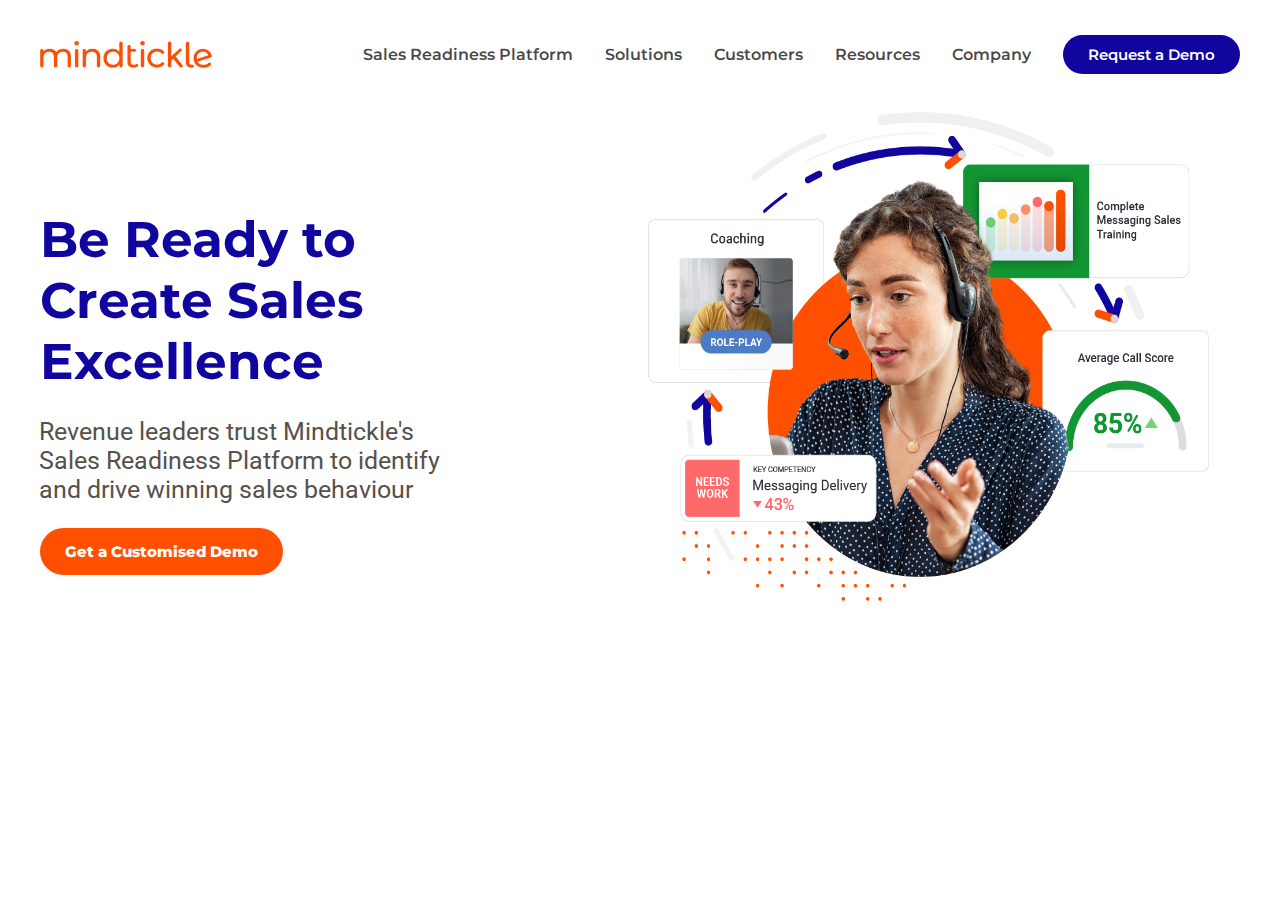
<file: clonewebsite/index.html>
<!DOCTYPE html>
<html lang="en">

<head>
    <meta charset="UTF-8">
    <meta http-equiv="X-UA-Compatible" content="IE=edge">
    <title>CLoneWeb</title>
    <link rel="stylesheet" href="style.css">
</head>

<body>
    <div class="wrapper">
        <header class='logo'>
            <img src="img/logo.png" alt="">
        </header>
        <nav>
            <ul class="nav1">
                <li><a href="#">Sales Readiness Platform</a></li>
                <li><a href="#">Solutions</a></li>
                <li><a href="#">Customers</a></li>
                <li><a href="#">Resources</a></li>
                <li><a href="#">Company</a></li>
                <li><a class="b1" href="#">Request a Demo</a></li>

            </ul>
        </nav>
    </div>
    <div class="main">
        <div class="container">
            <h1>Be Ready to <br> Create Sales<br> Excellence</h1>
            <p>Revenue leaders trust Mindtickle's <br> Sales Readiness Platform to identify <br> and drive winning sales
                behaviour</p>
            <ul><a href="#" class="b2">Get a Customised Demo</a></ul>
        </div>
        <div>
            <img class="img2" src="img/home-hero-11-15-21.png" alt="">
        </div>
    </div>
</body>

</html>
</file>
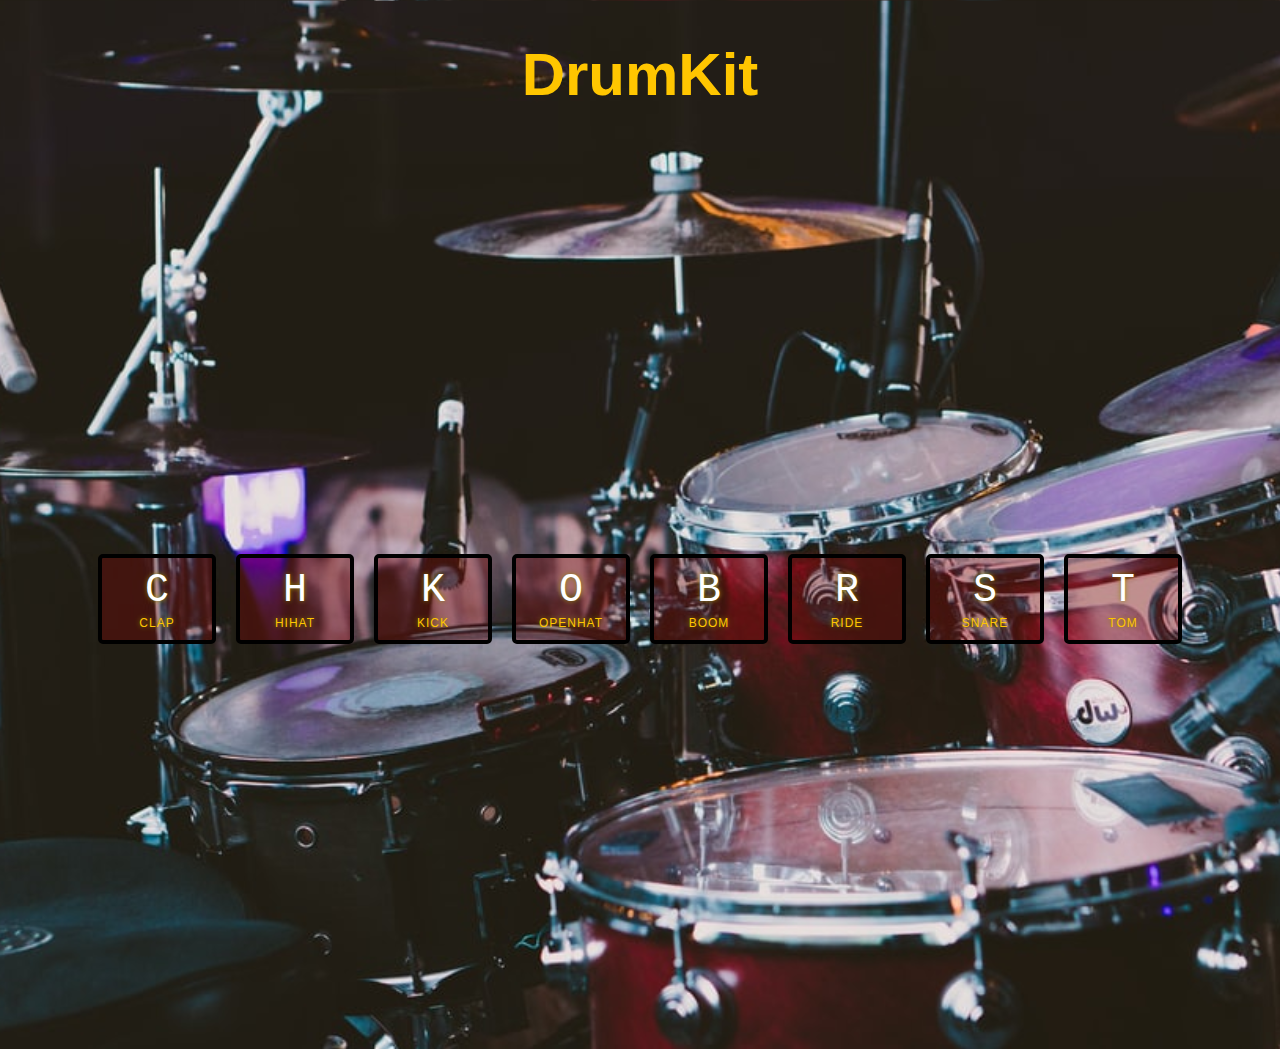
<file: drumkit/index.html>
<!DOCTYPE html>
<html lang="en">

<head>
    <meta charset="UTF-8">
    <title>JS Drum Kit</title>
    <h1>DrumKit</h1>
    <link rel="stylesheet" href="style.css">
</head>

<body>
    <div class="keys">
        <div data-key="67" class="key">
            <kbd>C</kbd>
            <span class="sound">clap</span>
        </div>
        <div data-key="72" class="key">
            <kbd>H</kbd>
            <span class="sound">hihat</span>
        </div>
        <div data-key="75" class="key">
            <kbd>K</kbd>
            <span class="sound">kick</span>
        </div>
        <div data-key="79" class="key">
            <kbd>O</kbd>
            <span class="sound">openhat</span>
        </div>
        <div data-key="66" class="key">
            <kbd>B</kbd>
            <span class="sound">boom</span>
        </div>
        <div data-key="82" class="key">
            <kbd>R</kbd>
            <span class="sound">ride</span>
        </div>
        <div data-key="83" class="key">
            <kbd>S</kbd>
            <span class="sound">snare</span>
        </div>
        <div data-key="84" class="key">
            <kbd>T</kbd>
            <span class="sound">tom</span>
        </div>
    </div>

    <audio data-key="67" src="sounds/clap.wav"></audio>
    <audio data-key="72" src="sounds/hihat.wav"></audio>
    <audio data-key="75" src="sounds/kick.wav"></audio>
    <audio data-key="79" src="sounds/openhat.wav"></audio>
    <audio data-key="66" src="sounds/boom.wav"></audio>
    <audio data-key="82" src="sounds/ride.wav"></audio>
    <audio data-key="83" src="sounds/snare.wav"></audio>
    <audio data-key="84" src="sounds/tom.wav"></audio>
    <script src="a.js"></script>

</body>

</html>
</file>
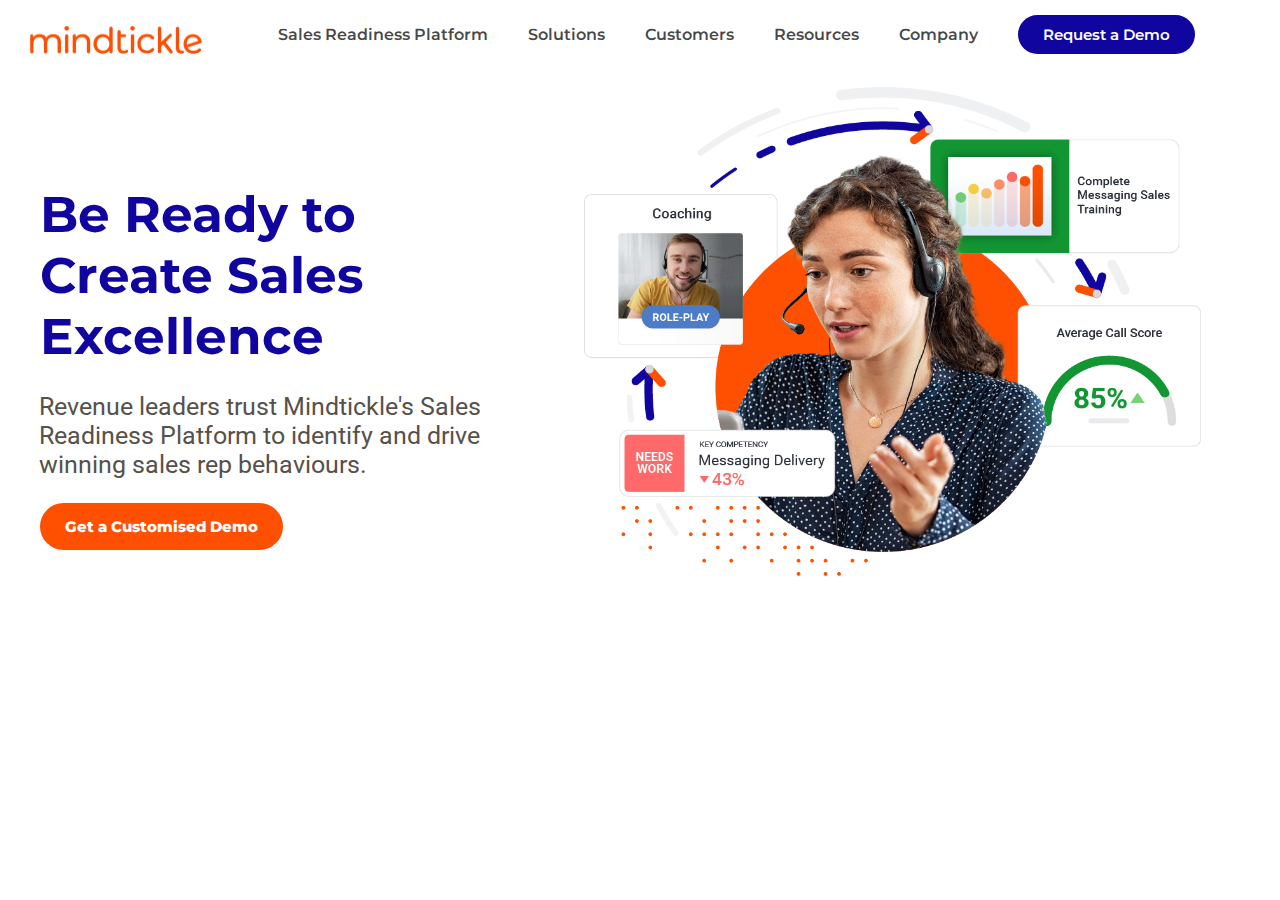
<file: frontendresponsivewebsite/index.html>
<!DOCTYPE html>
<html lang="en">

<head>
    <meta charset="UTF-8">
    <meta http-equiv="X-UA-Compatible" content="IE=edge">
    <meta name="viewport" content="width=device-width, initial-scale=1.0">
    <title>Responsive Website</title>
    <link rel="stylesheet" href="style.css">
</head>

<body>
    <div class="header">
        <div class="logo">
            <img class="logo1" src="img/logo.png" alt="">
        </div>
        <div>
            <nav class="nav1">
                <ul>
                    <li><a href="#">Sales Readiness Platform</a></li>
                    <li><a href="#">Solutions</a></li>
                    <li><a href="#">Customers</a></li>
                    <li><a href="#">Resources</a></li>
                    <li><a href="#">Company</a></li>
                    <li><a class="b1" href="#">Request a Demo</a></li>
                </ul>
            </nav>
        </div>
    </div>
    <div class="container">
        <div class="header1">
            <h1>Be Ready to Create Sales Excellence</h1>
            <p>Revenue leaders trust Mindtickle's Sales Readiness Platform to identify and drive winning
                sales rep behaviours.</p>
            <ul><a class="b2" href="">Get a Customised Demo</a></ul>
        </div>
        <div class="imgh">
            <img class="img2" src="img/home-hero-11-15-21.png" alt="">
        </div>
    </div>
    </div>
</body>

</html>
</file>
<file: clonewebsite/style.css>
@import url('https://fonts.googleapis.com/css2?family=Montserrat:wght@600&family=Roboto:wght@300&display=swap');
*{
    margin: 0%;
}
.wrapper{
    width: 100%;
    max-width: 100%;
    margin: 0 auto;
}

.logo{
    height:30px;
    width: 186px;
}
header{
    position: absolute;
    top: 0;
    left: 0;
    width: 100%;
    padding: 40px 40px;
    font-family:"Roboto";
    font-weight: 400;
    font-style:  bold;
    font-size: 20px;
    line-height: 30px;
    color: #fe5000;
}

nav ul{
    list-style-type: none;
    /* position: relative; */
    padding: 45px 40px;
    display: flex;
    justify-content: flex-end;
    align-items: center;    
    
} 

nav ul li{
    margin-left: 2em;
}


nav a{
    text-decoration: none;
    color: rgba(0, 0, 0, 0.726);
    font-family: montserrat, "Trebuchet MS", Helvetica, sans-serif;
    font-weight: 600;
    font-size: 16px;

}

.b1{
    border:none;
    color: white;
    text-decoration: none;
    border-radius: 20px;
    font-size: .9375rem;  
    background-color: #10069F;
    padding:10px 25px;
    text-align: center;   
    cursor: pointer;

    
}

main{
    width: 100%;
 
}

.container{
    width: 55%;
    /* border: 1px solid black; */
    
}

h1{
    margin-left: 40px;
    margin-top: 2em;
    font-family: montserrat, "Trebuchet MS", Helvetica, sans-serif;
    font-size: 3.125rem;
    color: #10069F;
}

p{
    margin-left: 39px;
    margin-top: 1em;
    margin-bottom: 1.5em;
    font-family: Roboto;
    font-size: 1.5625rem;
    color: #57514B;

}

.b2{
    color: white;
    text-decoration: none;
    border-radius: 25px;
    background-color: #fe5000;
    font-family: montserrat, "Trebuchet MS", Helvetica, sans-serif;
    font-size: 0.9375rem;
    font-weight: 800;
    padding: 14px 25px;
    line-height: 1.33;
    cursor: pointer;    
}

main ul{
    list-style-type: none;
}

.main{
    /* position: relative; */
    display: flex;
}

.img2{
    /* border: 1px solid; */
    margin-right: 100px;
    height: 500px;
    width: 89%;
    object-fit: fill;
}
</file>
<file: drumkit/style.css>
html {
    font-size: 10px;
    background: url('./background.jpg') bottom center;
    background-size: cover;
  }
  
  body,html {
    margin: 0;
    padding: 0;
    font-family: sans-serif;
  }
  
  .keys {
    display: flex;
    flex: 1;
    min-height: 100vh;
    align-items: center;
    justify-content: center;
  }
  
  .key {
    border: .4rem solid black;
    border-radius: .5rem;
    margin: 1rem;
    font-size: 1.5rem;
    padding: 1rem .5rem;
    transition: all .07s ease;
    width: 10rem;
    text-align: center;
    color: white;
    background: rgba(124, 5, 5, 0.363);
    text-shadow: 0 0 .5rem rgb(141, 132, 7);
  }
  
  .playing {
    transform: scale(1.1);
    border-color: #788f10;
    box-shadow: 0 0 1rem #ffc600;
  }
  
  kbd {
    display: block;
    font-size: 4rem;
  }
  
  .sound {
    font-size: 1.2rem;
    text-transform: uppercase;
    letter-spacing: .1rem;
    color: #ffc600;
  }

  h1{
      text-align: center;
      font-size: 6em;
      color: #ffc600;
  }
</file>
<file: frontendresponsivewebsite/style.css>
@import url('https://fonts.googleapis.com/css2?family=Montserrat:wght@600&family=Roboto:wght@300&display=swap');
*{
    margin: 0px;
    height: auto;
    width: 100%;
}
.body{
    width: 100%;
}
.header{
    
    margin: 25px 0px; 
    display: flex;
    justify-content: space-between;
    height: auto;
    width: auto;
}
.logo{
    margin-left:30px;
    width:20%;
}
.logo1{
    height:30px;
    width: 186px; 
}

.nav1{
    width: 100%;
}
nav ul{
    list-style-type:none;
    display: inline-flex;
    justify-content: space-between;
    text-align: center;
    width: auto;
    gap: 40px;
}

nav ul li{
    width: fit-content;
    
}

nav a{
    text-decoration: none;
    color: rgba(0, 0, 0, 0.726);
    font-family: montserrat, "Trebuchet MS", Helvetica, sans-serif;
    font-weight: 600;
    font-size: 16px;


}

.b1{
    border:none;
    color: white;
    text-decoration: none;
    border-radius: 20px;
    font-size: .9375rem;  
    background-color: #10069F;
    padding:10px 25px;
    text-align: center;   
    cursor: pointer;    
}


.container{
    width: 100%;
    display: flex;
    /* border: 1px solid black; */
    
}

h1{
    margin-left: 40px;
    margin-top: 2em;
    font-family: montserrat, "Trebuchet MS", Helvetica, sans-serif;
    font-size: 3.125rem;
    color: #10069F;
}

p{
    margin-left: 39px;
    margin-top: 1em;
    margin-bottom: 1.5em;
    font-family: Roboto;
    font-size: 1.5625rem;
    color: #57514B;

}
.b2{
    color: white;
    text-decoration: none;
    border-radius: 25px;
    background-color: #fe5000;
    font-family: montserrat, "Trebuchet MS", Helvetica, sans-serif;
    font-size: 0.9375rem;
    font-weight: 800;
    padding: 14px 25px;
    line-height: 1.33;
    cursor: pointer;    
}

.img2{
    /* border: 1px solid; */
    margin-right: 50px;
    height: 500px;
    width: 89%;
    object-fit: fill;
}

.header1{
    width: 65%;
    
}

.imgh{
    width: 40;
    margin-left: 100px;
}

@media screen and (max-width:600px) {
    .body{
        height:100%;
        width: 100%;
    }
    .header{
        position: relative;
        margin-top: 20px;
        margin-left:5px;
        width: 90%;
        height: 36px;
        background: url("img/menu.png");
        background-repeat: no-repeat;
        background-size: 30px;
        background-position: right;
    }
   .nav1{
    display: none;
   }

   .container{
       flex-direction: column;
       height:auto;
       width:100%;
   }

    h1{
        font-size: 30px;
        width: 100%;
    
    }

    p{
        font-size: 20px;
        margin-top: 25px;
        width: 100%;
    }

    ul{
        margin-top: 35px;
    }

    .b2{
        padding:10px 20px;
        font-size: 0.835rem;      
    }

    .imgh{
        margin-top: 60px;
        margin-left:15px;
        height:50%;
        width: 95%;
    }
}
</file>
